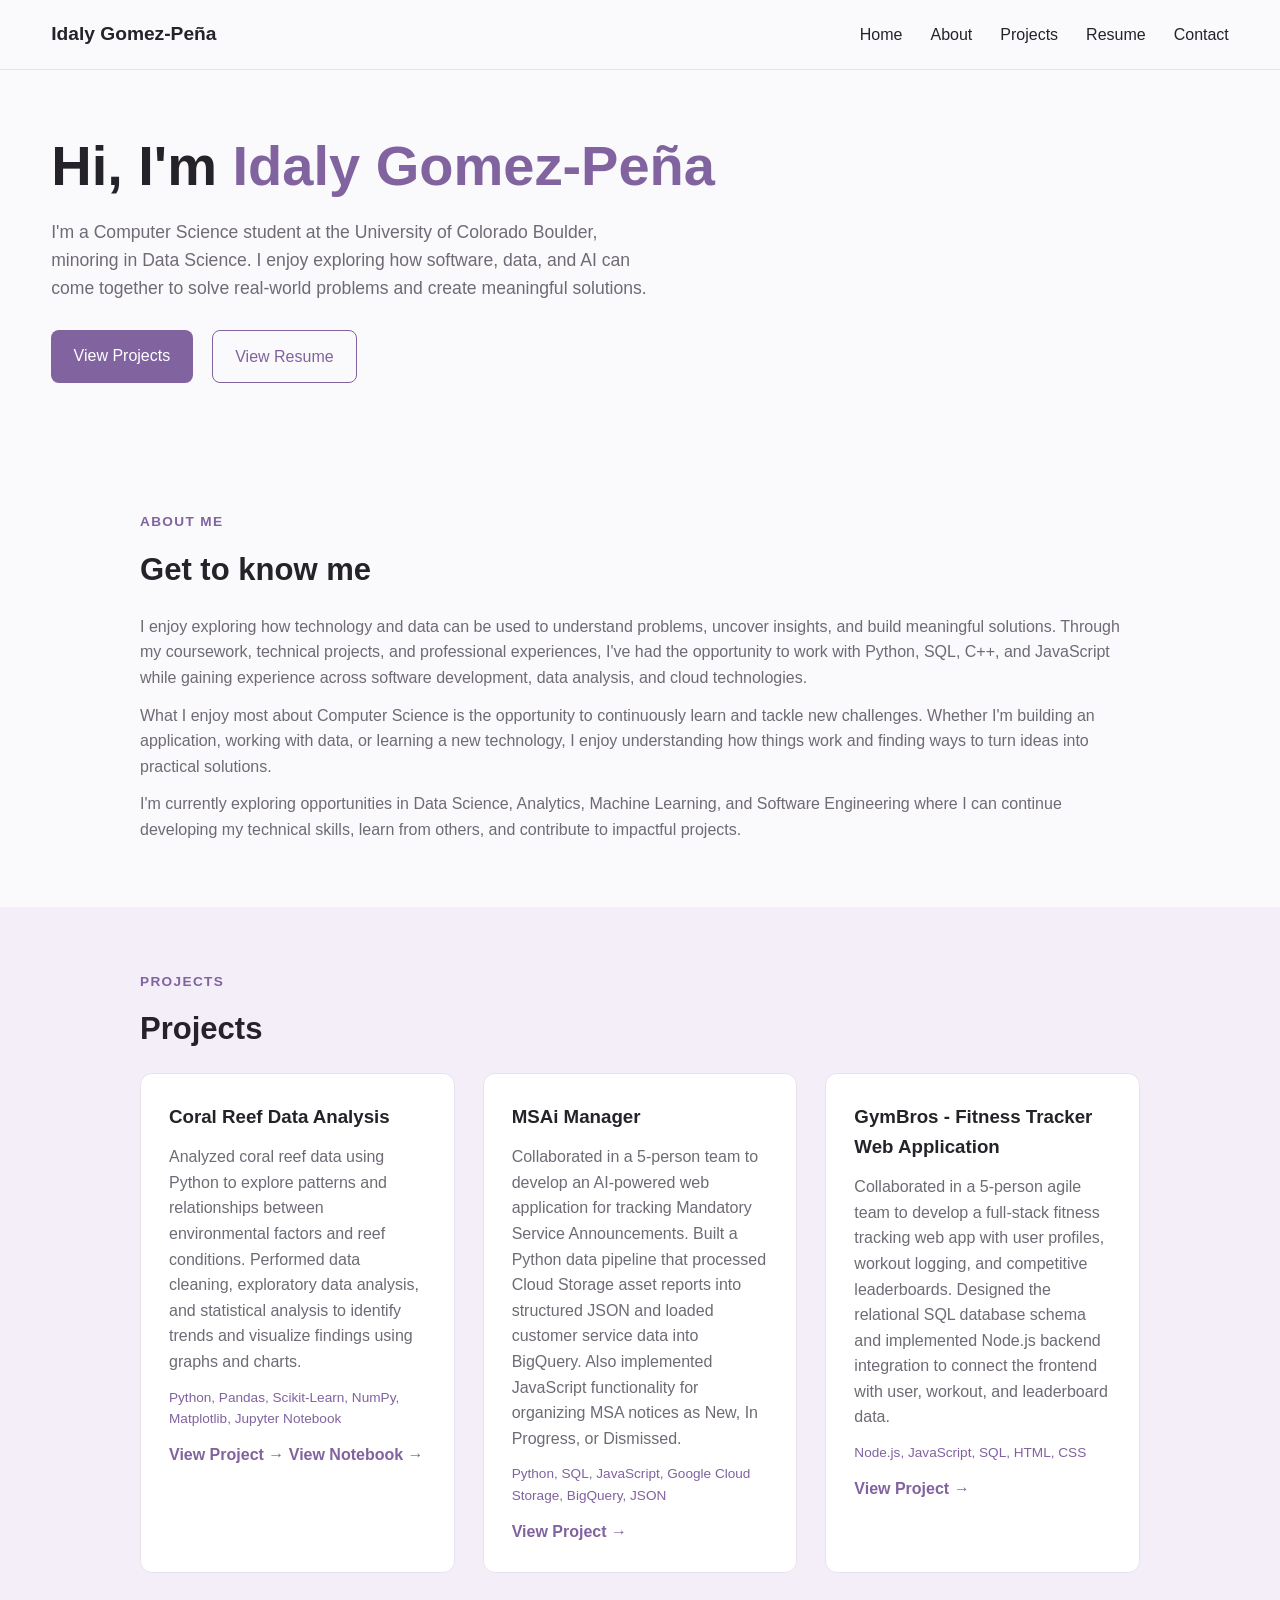
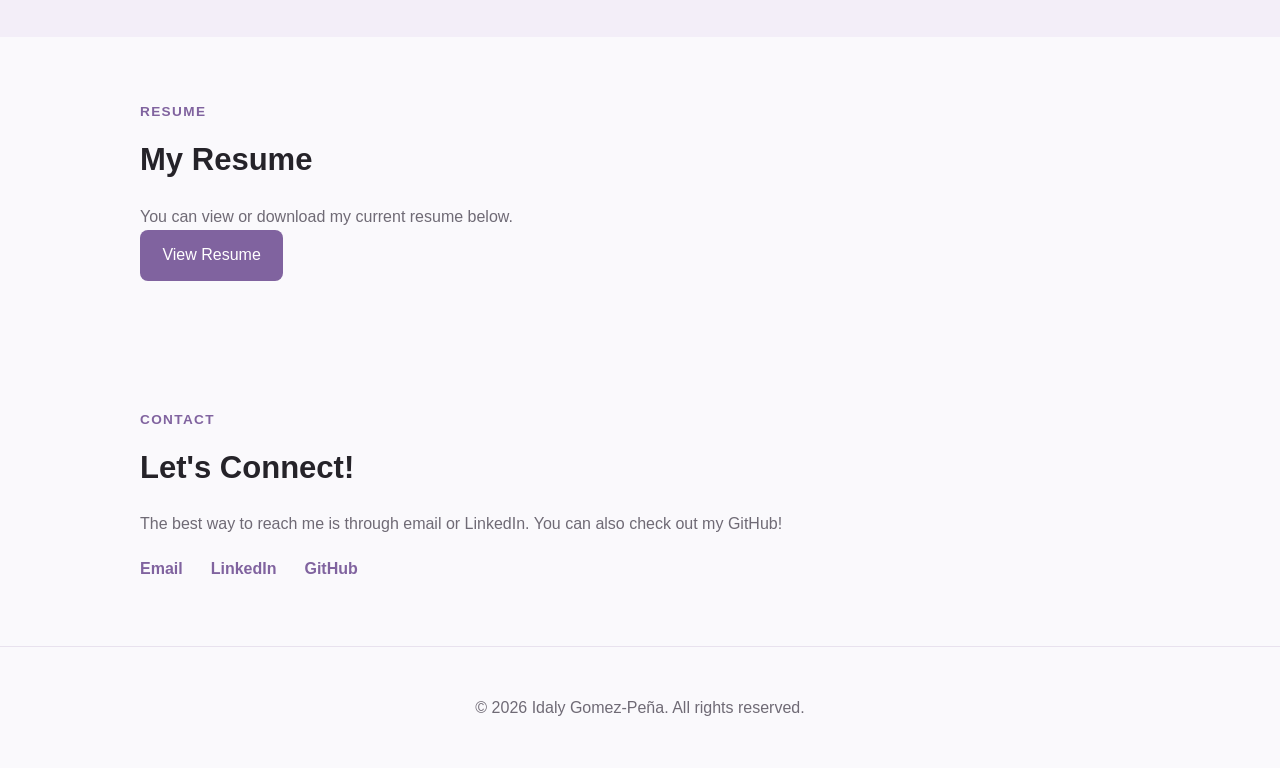
<file: index.html>
<!DOCTYPE html>
<html lang="en">
<head>
    <meta charset="UTF-8">
    <meta name="viewport" content="width=device-width, initial-scale=1.0">
    <title>Idaly Gomez‑Peña | Portfolio</title>
    <meta name="description" content="Idaly Gomez‑Peña Portfolio">
    <link rel="stylesheet" href="style.css">
</head>

<body>
    <header>
        <nav class="navbar">
            <a href="#home" class="logo">Idaly Gomez‑Peña</a>

            <button
                class="menu-toggle"
                id="menu-toggle"
                aria-label="Open navigation menu"
            >
                ☰
            </button>

            <ul class="nav-links" id="nav-links">
                <li><a href="#home">Home</a></li>
                <li><a href="#about">About</a></li>
                <li><a href="#projects">Projects</a></li>
                <li><a href="#resume">Resume</a></li>
                <li><a href="#contact">Contact</a></li>
            </ul>
        </nav>
    </header>

    <main>
        <section id="home" class="hero">
            <div class="hero-content">
                <h1>Hi, I'm <span>Idaly Gomez‑Peña</span></h1>
                <p class="hero-description">
                    I'm a Computer Science student at the University of Colorado Boulder, 
                    minoring in Data Science. I enjoy exploring how software, data, and AI 
                    can come together to solve real-world problems and create meaningful 
                    solutions. 
                </p>
                <div class="hero-buttons">
                    <a href="#projects" class="button">View Projects</a>
                    <a href="assets/resume.pdf"
                       class="button secondary"
                       target="_blank">
                        View Resume
                    </a>
                </div>
            </div>
        </section>

        <section id="about" class="section">
            <div class="container">
                <p class="section-label">About Me</p>
                <h2>Get to know me</h2>
                <p>
                    I enjoy exploring how technology and data can be used to understand 
                    problems, uncover insights, and build meaningful solutions. Through my 
                    coursework, technical projects, and professional experiences, I've had 
                    the opportunity to work with Python, SQL, C++, and JavaScript while 
                    gaining experience across software development, data analysis, and 
                    cloud technologies.
                </p>

                <p>
                    What I enjoy most about Computer Science is the opportunity to continuously 
                    learn and tackle new challenges. Whether I'm building an application, 
                    working with data, or learning a new technology, I enjoy understanding 
                    how things work and finding ways to turn ideas into practical solutions.
                </p>

                <p>
                    I'm currently exploring opportunities in Data Science, Analytics, 
                    Machine Learning, and Software Engineering where I can continue developing 
                    my technical skills, learn from others, and contribute to impactful projects.
                </p>
            </div>
        </section>

        <section id="projects" class="section projects-section">
            <div class="container">
                <p class="section-label">Projects</p>
                <h2>Projects</h2>
                <div class="project-grid" id="project-list">
                </div>
            </div>
        </section>

        <section id="resume" class="section">
            <div class="container">
                <p class="section-label">Resume</p>
                <h2>My Resume</h2>
                <p>
                    You can view or download my current resume below.
                </p>
                <a href="assets\resume.pdf" target="_blank" class="button">
                    View Resume
                </a>

            </div>
        </section>


        <section id="contact" class="section">
            <div class="container">
                <p class="section-label">Contact</p>
                <h2>Let's Connect!</h2>
                <p>
                    The best way to reach me is through email or LinkedIn. You can also check out my GitHub!
                </p>
                <div class="contact-links">

                    <a href="mailto:idaly.gomezp@gmail.com" id="email-link" data-email="idaly.gomezp@gmail.com">
                        Email
                        <span class="copy-note" id="copy-note">Copied!</span>
                    </a>
                    <a href="https://www.linkedin.com/in/idalygp" target="_blank" rel="noopener noreferrer">
                        LinkedIn
                    </a>
                    <a href="https://github.com/idalyg" target="_blank" rel="noopener noreferrer">
                        GitHub
                    </a>
                </div>
            </div>
        </section>
    </main>

    <footer>
        <p>
            © <span id="current-year"></span> Idaly Gomez‑Peña. All rights reserved.
        </p>
    </footer>
    <script src="script.js"></script>
</body>
</html>
</file>
<file: style.css>
:root {
    --lilac: #b9a1d6;
    --lilac-dark: #80639f;
    --background: #faf9fc;
    --surface: #ffffff;
    --text: #252329;
    --muted: #6f6a75;
    --border: #e8e2ee;
    --space-xs: clamp(0.5rem, 0.4rem + 0.5vw, 0.75rem);
    --space-sm: clamp(0.75rem, 0.6rem + 0.75vw, 1.25rem);
    --space-md: clamp(1.25rem, 1rem + 1vw, 1.75rem);
    --space-lg: clamp(2rem, 1.5rem + 2vw, 3rem);
    --space-xl: clamp(2.5rem, 1.75rem + 3vw, 4rem);

    --page-margin: clamp(1.25rem, 4vw, 5rem);
}

* {
    box-sizing: border-box;
    margin: 0;
    padding: 0;
}

html {
    scroll-behavior: smooth;
}

body {
    font-family: Arial, Helvetica, sans-serif;
    background: var(--background);
    color: var(--text);
    line-height: 1.6;
}

a {
    color: inherit;
    text-decoration: none;
}


.navbar {
    position: sticky;
    top: 0;
    z-index: 1000;

    display: flex;
    justify-content: space-between;
    align-items: center;

    padding: var(--space-sm) var(--page-margin);

    background: rgba(250, 249, 252, 0.95);
    border-bottom: 1px solid var(--border);
}

.logo {
    font-size: 1.2rem;
    font-weight: bold;
}

.nav-links {
    display: flex;
    gap: var(--space-md);
    list-style: none;
}

.nav-links a:hover {
    color: var(--lilac-dark);
}

.menu-toggle {
    display: none;
    border: none;
    background: none;
    font-size: 1.5rem;
    cursor: pointer;
}

.section {
    padding: var(--space-xl) var(--page-margin);
}

.container {
    max-width: 1000px;
    margin: 0 auto;
}

.section-label {
    margin-bottom: var(--space-xs);

    color: var(--lilac-dark);

    font-size: 0.85rem;
    font-weight: bold;
    text-transform: uppercase;
    letter-spacing: 0.1em;
}

h1 {
    font-size: clamp(2.25rem, 1.6rem + 3vw, 3.5rem);
    line-height: 1.15;
}

h1 span {
    color: var(--lilac-dark);
}

h2 {
    margin-bottom: var(--space-sm);
    font-size: clamp(1.5rem, 1.3rem + 0.8vw, 2rem);
}

p {
    color: var(--muted);
}

p + p {
    margin-top: var(--space-xs);
}

.hero {
    display: flex;
    align-items: center;

    padding: var(--space-xl) var(--page-margin);
}

.hero-content {
    max-width: 750px;
}

.hero-description {
    max-width: 600px;
    margin-top: var(--space-sm);
    font-size: 1.1rem;
}

.hero-buttons {
    display: flex;
    flex-wrap: wrap;
    gap: var(--space-sm);
    margin-top: var(--space-md);
}


.button {
    display: inline-block;

    padding: 0.8rem 1.4rem;

    background: var(--lilac-dark);
    color: white;

    border-radius: 8px;

    transition: transform 0.2s ease,
                background 0.2s ease;
}

.button:hover {
    background: #6d528c;
    transform: translateY(-2px);
}

.button.secondary {
    background: transparent;
    color: var(--lilac-dark);
    border: 1px solid var(--lilac-dark);
}


.projects-section {
    background: #f3eef8;
}

.project-grid {
    display: grid;
    grid-template-columns: repeat(auto-fit, minmax(260px, 1fr));
    gap: var(--space-md);
}

.project-card {
    padding: var(--space-md);

    background: var(--surface);

    border: 1px solid var(--border);
    border-radius: 12px;

    transition: transform 0.2s ease,
                box-shadow 0.2s ease;
}

.project-card:hover {
    transform: translateY(-4px);
    box-shadow: 0 8px 25px rgba(0, 0, 0, 0.08);
}

.project-card h3 {
    margin-bottom: var(--space-xs);
}

.project-tech {
    margin: var(--space-xs) 0;

    font-size: 0.85rem;
    color: var(--lilac-dark);
}

.project-link {
    color: var(--lilac-dark);
    font-weight: bold;
}


.contact-links {
    display: flex;
    flex-wrap: wrap;
    gap: var(--space-md);
    margin-top: var(--space-sm);
}

.contact-links a {
    position: relative;
    color: var(--lilac-dark);
    font-weight: bold;
}

.contact-links a:hover {
    text-decoration: underline;
}

.copy-note {
    position: absolute;
    left: 50%;
    bottom: 100%;
    transform: translateX(-50%) translateY(4px);

    margin-bottom: var(--space-xs);
    padding: 0.25rem 0.6rem;

    background: var(--text);
    color: white;
    font-size: 0.75rem;
    font-weight: normal;
    white-space: nowrap;

    border-radius: 6px;

    opacity: 0;
    pointer-events: none;
    transition: opacity 0.2s ease, transform 0.2s ease;
}

.copy-note.visible {
    opacity: 1;
    transform: translateX(-50%) translateY(0);
}


footer {
    padding: var(--space-lg) var(--page-margin);
    text-align: center;
    border-top: 1px solid var(--border);
}

@media (max-width: 700px) {

    .menu-toggle {
        display: block;
    }

    .nav-links {
        display: none;

        position: absolute;
        top: 100%;
        right: 0;

        width: 100%;

        flex-direction: column;
        gap: 0;

        background: var(--background);
        border-bottom: 1px solid var(--border);
    }

    .nav-links.active {
        display: flex;
    }

    .nav-links li {
        padding: var(--space-sm) var(--page-margin);
    }
}
</file>
